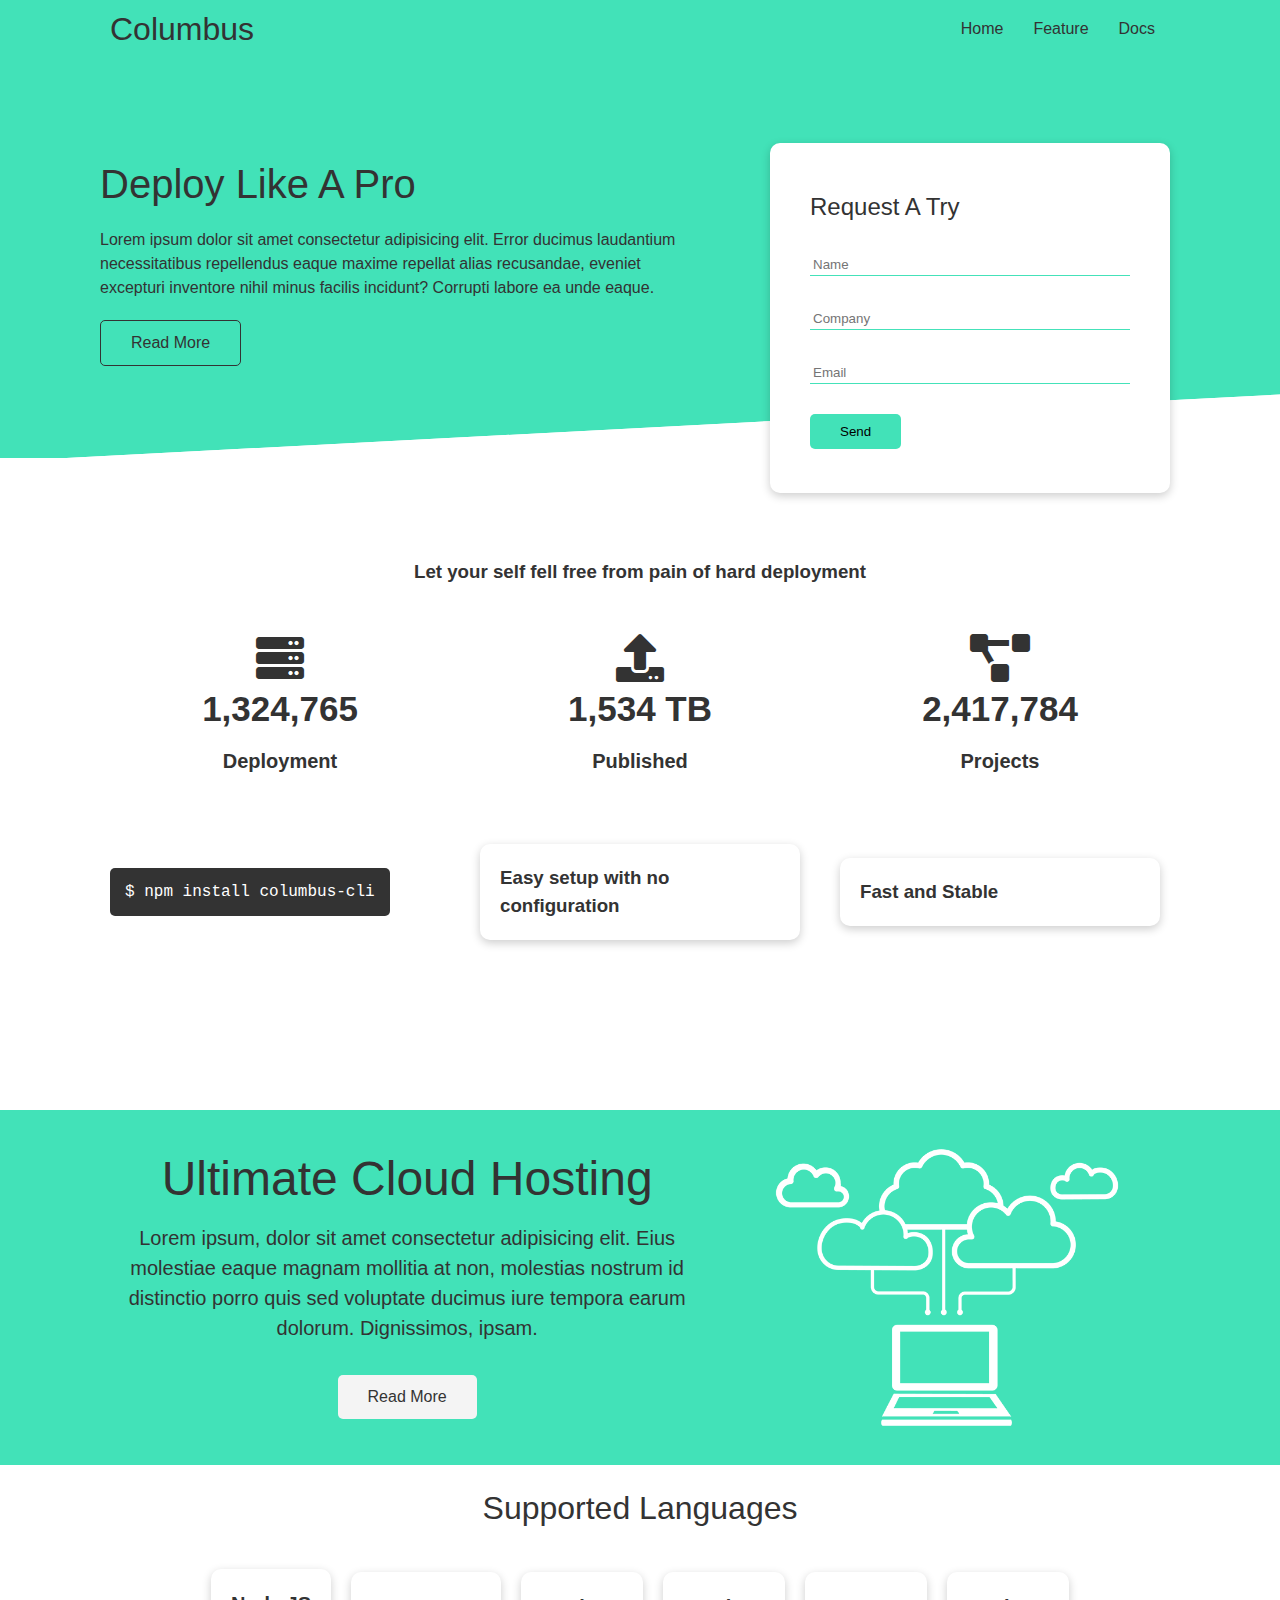
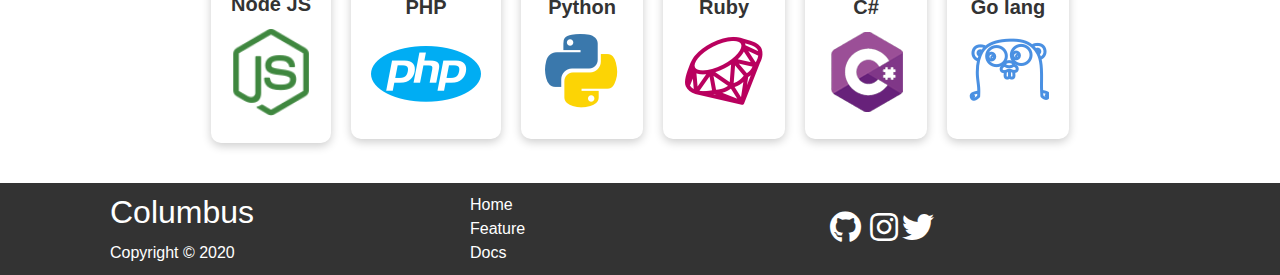
<file: index.html>
<!DOCTYPE html>
<html lang="en">
  <head>
    <meta charset="UTF-8" />
    <meta name="viewport" content="width=device-width, initial-scale=1.0" />
    <title>Columbus</title>
    <link rel="stylesheet" href="style.css" />
    <link rel="stylesheet" href="https://cdnjs.cloudflare.com/ajax/libs/font-awesome/5.15.1/css/all.min.css



    ">
  </head>
  <body>
    <!-- Navbar -->
    <div class="navbar">
      <div class="container flex">
        <h1 class="logo">Columbus</h1>
        <ul>
          <li><a href="index.html">Home</a></li>
          <li><a href="feature.html">Feature</a></li>
          <li><a href="docs.html">Docs</a></li>
        </ul>
      </div>
    </div>

    <!-- Showcase -->
    <section class="showcase">
      <div class="container grid">
        <div class="showcase__text">
          <h1>Deploy Like A Pro</h1>
          <p>
            Lorem ipsum dolor sit amet consectetur adipisicing elit. Error
            ducimus laudantium necessitatibus repellendus eaque maxime repellat
            alias recusandae, eveniet excepturi inventore nihil minus facilis
            incidunt? Corrupti labore ea unde eaque.
          </p>
          <a href="feature.html" class="btn btn--outline">Read More</a>
        </div>
        <div class="showcase__form card">
          <h2>Request A Try</h2>
          <form action="">
            <div class="form-control">
              <input type="text" name="name" placeholder="Name" />
            <div class="form-control">
              <input type="text" name="company" placeholder="Company" />
            <div class="form-control">
              <input type="email" name="email" placeholder="Email" />
            </div>
            <input type="submit" value="Send" class="btn btn--primary">
          </form>
        </div>
      </div>
    </section>

    <!-- Stats -->
    <section class="stats">
        <div class="container">
            <h3 class="stats__heading text-center my-1">Let your self fell free from pain of hard deployment</h3>
            <div class="grid grid-3 text-center my-4">
                <div>
                    <i class="fas fa-server fa-3x"></i>
                    <h3>1,324,765</h3>
                    <p class="text--secondary">Deployment</p>
                </div>
                <div>
                    <i class="fas fa-upload fa-3x"></i>
                    <h3>1,534 TB</h3>
                    <p class="text--secondary">Published</p>
                </div> 
                <div>
                    <i class="fas fa-project-diagram fa-3x"></i>
                    <h3>2,417,784</h3>
                    <p class="text--secondary">Projects</p>
                </div> 
            </div>
        </div>
    </section>

    <!-- CLI -->
    <section class="cli">
        <div class="container grid">
          <pre><code>$ npm install columbus-cli</code></pre>
            <div class="card">
            <h3>Easy setup with no configuration</h3>
        </div>
            <div class="card">
                <h3>Fast and Stable</h3>
            </div>
        </div>
    </section>

    <!-- Cloud -->
    <section class="cloud bg-primary my-2 py-2">
        <div class="container grid">
            <div class="text-center">

                <h2 class="lg">Ultimate Cloud Hosting</h2>
                <p class="lead my-1">Lorem ipsum, dolor sit amet consectetur adipisicing elit. Eius molestiae eaque magnam mollitia at non, molestias nostrum id distinctio porro quis sed voluptate ducimus iure tempora earum dolorum. Dignissimos, ipsam.</p>
                <a href="features.html" class="btn btn-light my-1">Read More</a>
            </div>
            <img src="images/cloud.png" alt="">
        </div>
    </section>

    <!-- LANGUAGES -->
    <section class="languages">
        <h2 class="md text-center my-2">Supported Languages</h2>
        <div class="container flex">
            <div class="card">
                <h4>Node JS</h4>
                <img src="./images//logos/node.png" alt="">
            </div>
            <div class="card">
                <h4>PHP</h4>
                <img src="./images//logos/php.png" alt="">
            </div>
            <div class="card">
                <h4>Python</h4>
                <img src="./images//logos/python.png" alt="">
            </div>
            <div class="card">
                <h4>Ruby</h4>
                <img src="./images//logos/ruby.png" alt="">
            </div>
            <div class="card">
                <h4>C#</h4>
                <img src="./images/logos/csharp.png" alt="">
            </div>
            <div class="card">
                <h4>Go lang</h4>
                <img src="./images/logos/go.png" alt="">
            </div>

        </div>
    </section>

    <!-- Footer -->
    <footer class="footer bg-dark">
        <div class="container grid grid-3">
            <div>
                <h1>Columbus</h1>
                <p>Copyright &copy; 2020</p>
            </div>
            <nav>
                <ul>
                    <li><a href="index.html">Home</a></li>
                    <li><a href="index.html">Feature</a></li>
                    <li><a href="index.html">Docs</a></li>
                </ul>
            </nav>
            <div class="social">
                <a href=""><i class="fab fa-github fa-2x"></i></a>
                <a href=""><i class="fab fa-facebok fa-2x"></i></a>
                <a href=""><i class="fab fa-instagram fa-2x"></i></a>
                <a href=""><i class="fab fa-twitter fa-2x"></i></a>
            </div>
        </div>
    </footer>
  </body>
</html>
</file>
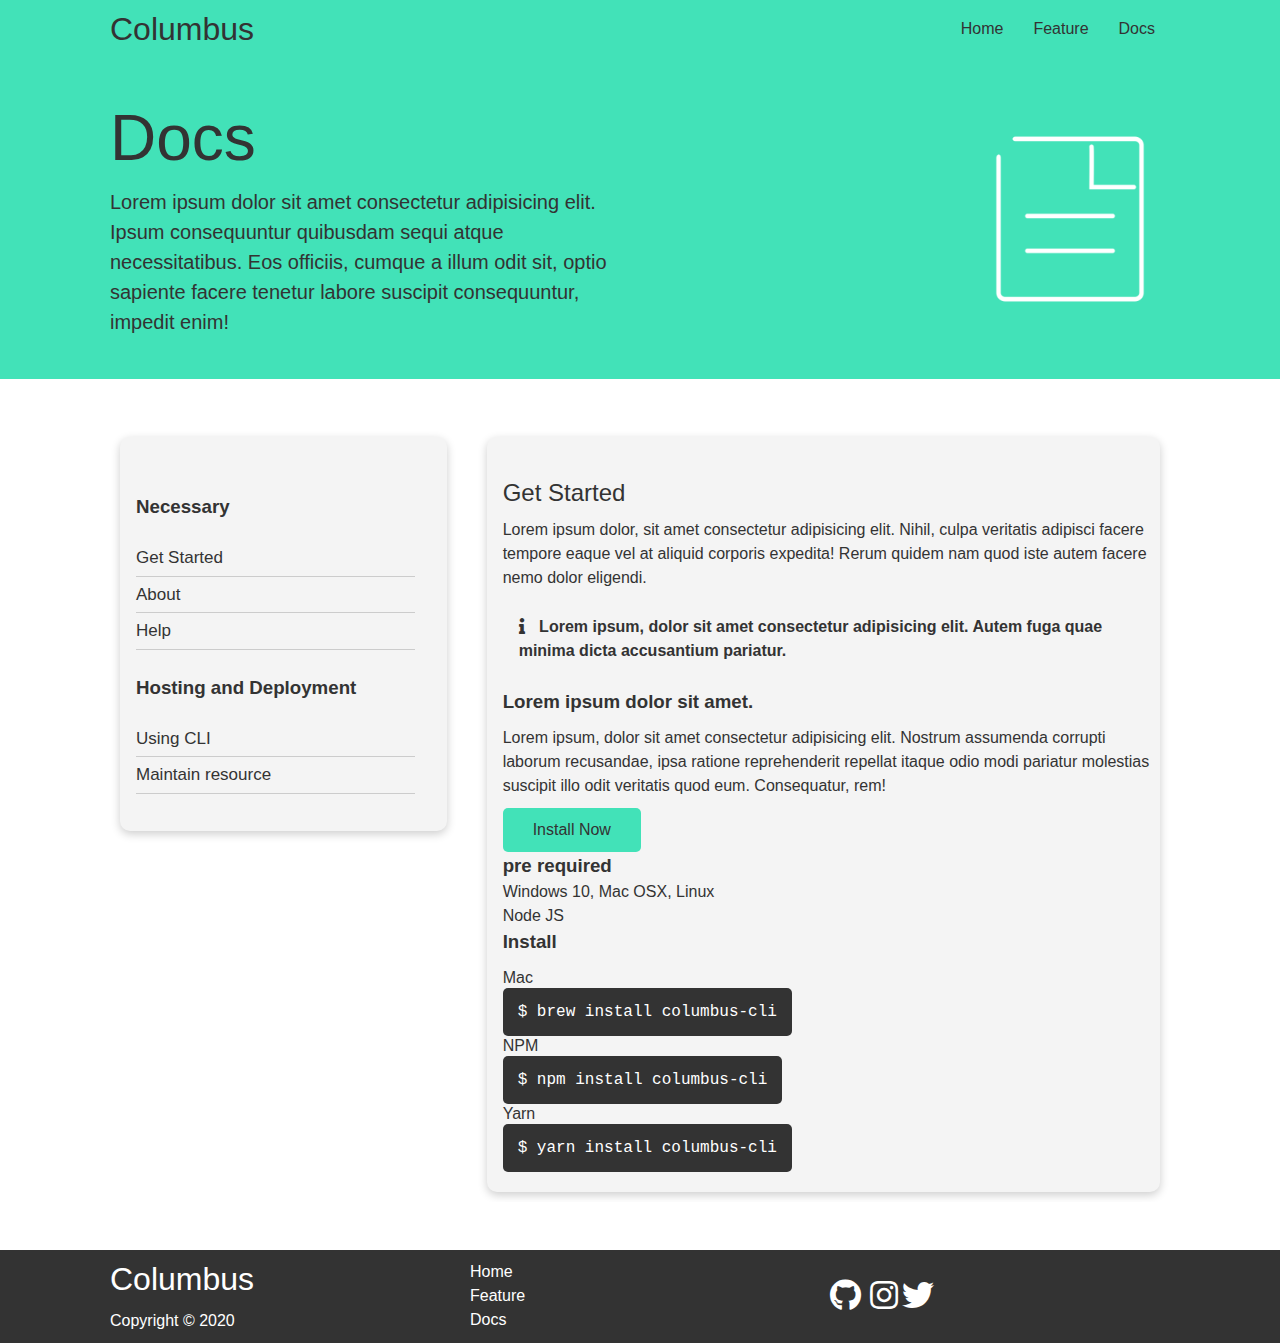
<file: docs.html>
<!DOCTYPE html>
<html lang="en">
  <head>
    <meta charset="UTF-8" />
    <meta name="viewport" content="width=device-width, initial-scale=1.0" />
    <title>Columbus</title>
    <link rel="stylesheet" href="style.css" />
    <link
      rel="stylesheet"
      href="https://cdnjs.cloudflare.com/ajax/libs/font-awesome/5.15.1/css/all.min.css



    "
    />
  </head>
  <body>
    <!-- Navbar -->
    <div class="navbar">
      <div class="container flex">
        <h1 class="logo">Columbus</h1>
        <ul>
          <li><a href="index.html">Home</a></li>
          <li><a href="feature.html">Feature</a></li>
          <li><a href="docs.html">Docs</a></li>
        </ul>
      </div>
    </div>

    <!-- Head -->
    <section class="docs-head bg-primary py-3">
      <div class="container grid">
        <div>
          <h1 class="xl">Docs</h1>
          <p class="lead">
            Lorem ipsum dolor sit amet consectetur adipisicing elit. Ipsum
            consequuntur quibusdam sequi atque necessitatibus. Eos officiis,
            cumque a illum odit sit, optio sapiente facere tenetur labore
            suscipit consequuntur, impedit enim!
          </p>
        </div>
        <img src="./images/docs.png" alt="" />
      </div>
    </section>

    <!-- Docs main -->
    <section class="docs-main my-4">
      <div class="container grid">
        <div class="card bg-light p-3">
          <h3 class="my-2">Necessary</h3>
          <nav>
            <ul>
              <li><a href="#">Get Started</a></li>
              <li><a href="#">About</a></li>
              <li><a href="#">Help</a></li>
            </ul>
          </nav>

          <h3 class="my-2">Hosting and Deployment</h3>
          <nav>
            <ul>
              <li><a href="#">Using CLI</a></li>
              <li><a href="#">Maintain resource</a></li>
            </ul>
          </nav>
        </div>
        <div class="card bg-light py-3">
          <h2>Get Started</h2>
          <p class="">
            Lorem ipsum dolor, sit amet consectetur adipisicing elit. Nihil,
            culpa veritatis adipisci facere tempore eaque vel at aliquid
            corporis expedita! Rerum quidem nam quod iste autem facere nemo
            dolor eligendi.
          </p>
          <div class="alert alert--succces">
            <i class="fas fa-info"></i> Lorem ipsum, dolor sit amet consectetur
            adipisicing elit. Autem fuga quae minima dicta accusantium pariatur.
          </div>
          <h3>Lorem ipsum dolor sit amet.</h3>
          <p>
            Lorem ipsum, dolor sit amet consectetur adipisicing elit. Nostrum
            assumenda corrupti laborum recusandae, ipsa ratione reprehenderit
            repellat itaque odio modi pariatur molestias suscipit illo odit
            veritatis quod eum. Consequatur, rem!
          </p>
          <a href="#" class="btn">Install Now</a>
          <h3>pre required</h3>
          <ul>
            <li>Windows 10, Mac OSX, Linux</li>
            <li>Node JS</li>
          </ul>
          <h3>Install</h3>
          <p>Mac</p>
          <pre><code>$ brew install columbus-cli</code></pre>
          <p>NPM</p>
          <pre><code>$ npm install columbus-cli</code></pre>
          <p>Yarn</p>
          <pre><code>$ yarn install columbus-cli</code></pre>
        </div>
      </div>
    </section>

    <!-- Footer -->
    <footer class="footer bg-dark">
      <div class="container grid grid-3">
        <div>
          <h1>Columbus</h1>
          <p>Copyright &copy; 2020</p>
        </div>
        <nav>
          <ul>
            <li><a href="index.html">Home</a></li>
            <li><a href="index.html">Feature</a></li>
            <li><a href="index.html">Docs</a></li>
          </ul>
        </nav>
        <div class="social">
          <a href=""><i class="fab fa-github fa-2x"></i></a>
          <a href=""><i class="fab fa-facebok fa-2x"></i></a>
          <a href=""><i class="fab fa-instagram fa-2x"></i></a>
          <a href=""><i class="fab fa-twitter fa-2x"></i></a>
        </div>
      </div>
    </footer>
  </body>
</html>
</file>
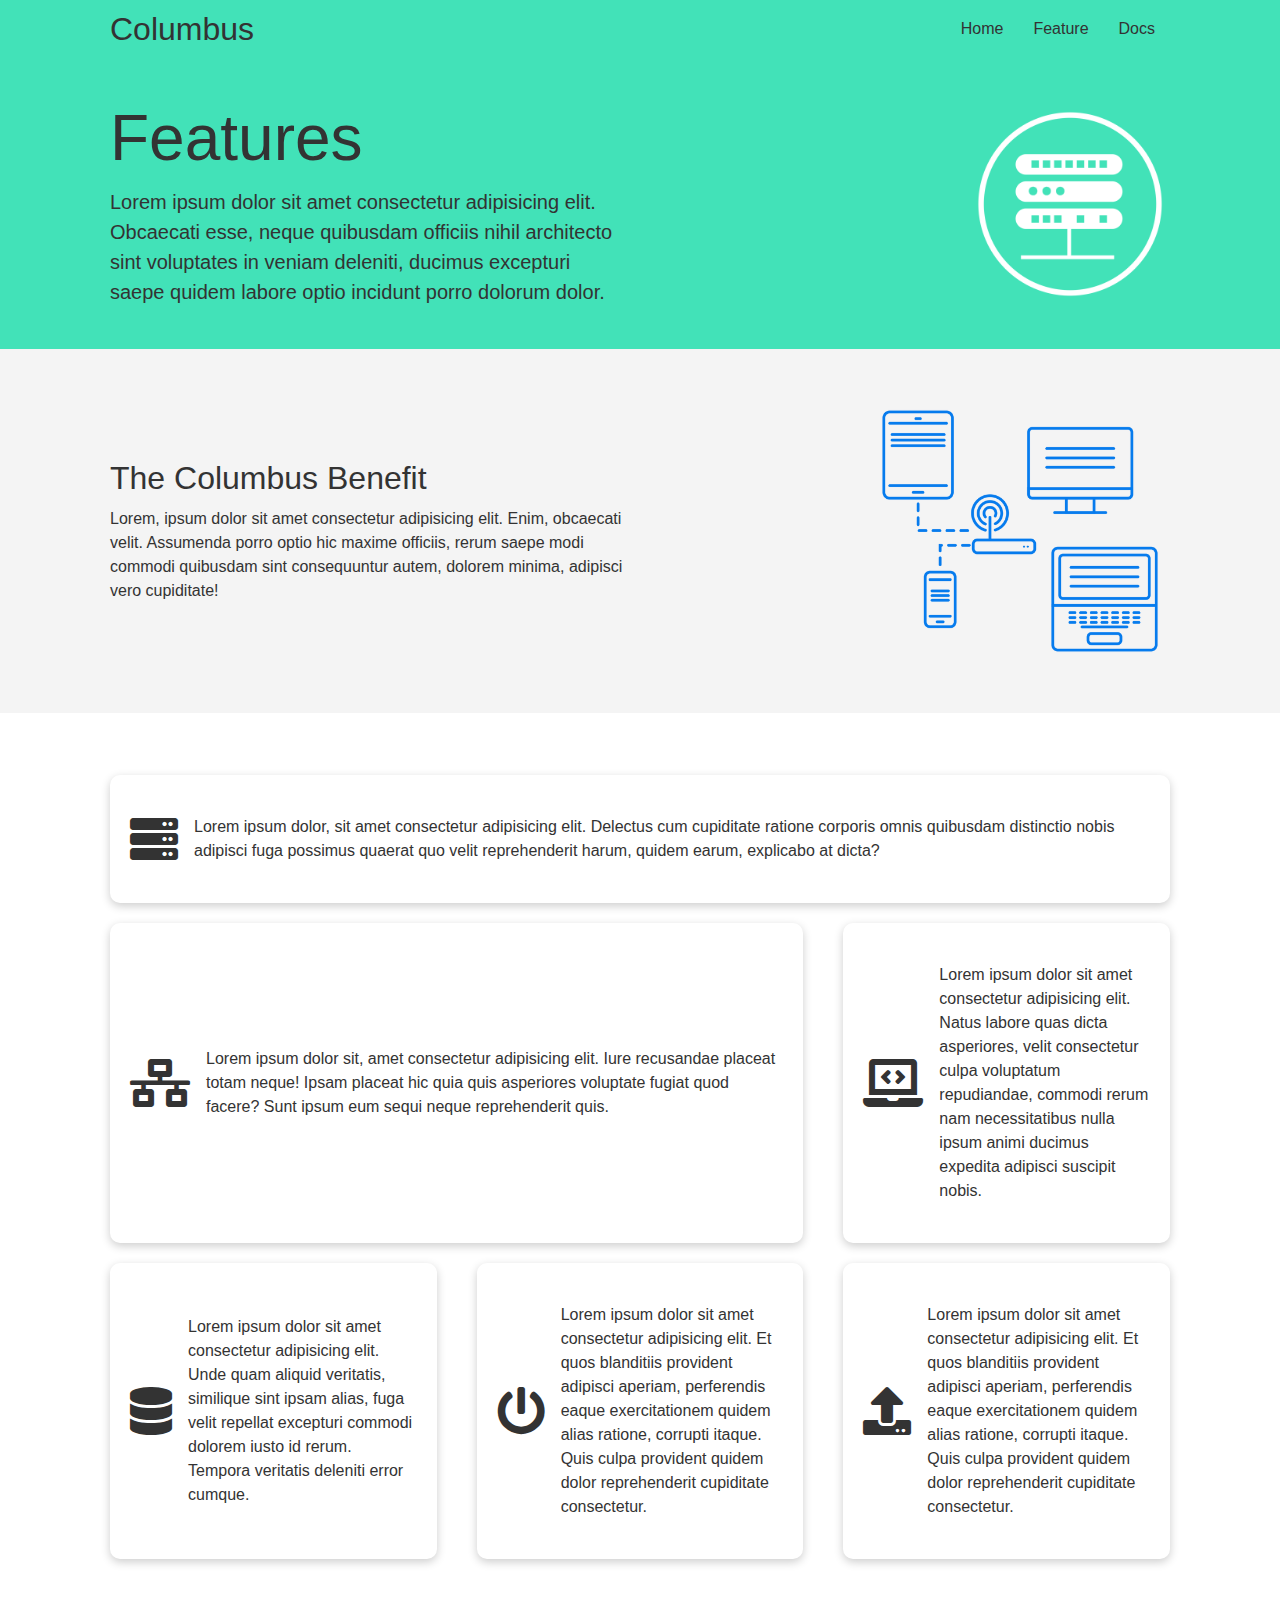
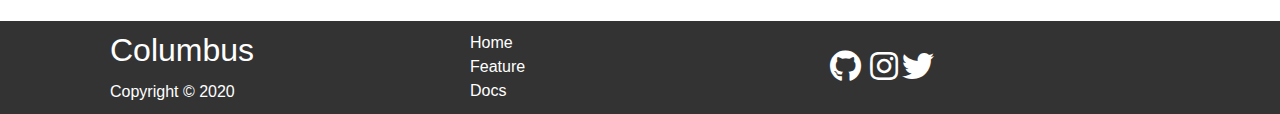
<file: feature.html>
<!DOCTYPE html>
<html lang="en">
  <head>
    <meta charset="UTF-8" />
    <meta name="viewport" content="width=device-width, initial-scale=1.0" />
    <title>Columbus</title>
    <link rel="stylesheet" href="style.css" />
    <link
      rel="stylesheet"
      href="https://cdnjs.cloudflare.com/ajax/libs/font-awesome/5.15.1/css/all.min.css



    "
    />
  </head>
  <body>
    <!-- Navbar -->
    <div class="navbar">
      <div class="container flex">
        <h1 class="logo">Columbus</h1>
        <ul>
          <li><a href="index.html">Home</a></li>
          <li><a href="feature.html">Feature</a></li>
          <li><a href="docs.html">Docs</a></li>
        </ul>
      </div>
    </div>

    <!-- Head -->
    <section class="features-head bg-primary py-3">
      <div class="container grid">
        <div>
          <h1 class="xl">Features</h1>
          <p class="lead">
            Lorem ipsum dolor sit amet consectetur adipisicing elit. Obcaecati
            esse, neque quibusdam officiis nihil architecto sint voluptates in
            veniam deleniti, ducimus excepturi saepe quidem labore optio
            incidunt porro dolorum dolor.
          </p>
        </div>
        <img src="./images/server.png" alt="" />
      </div>
    </section>

    <!-- Subhead -->
    <section class="features-subhead bg-light py-3">
      <div class="container grid">
        <div>
          <h1 class="md">The Columbus Benefit</h1>
          <p>
            Lorem, ipsum dolor sit amet consectetur adipisicing elit. Enim,
            obcaecati velit. Assumenda porro optio hic maxime officiis, rerum
            saepe modi commodi quibusdam sint consequuntur autem, dolorem
            minima, adipisci vero cupiditate!
          </p>
        </div>
        <img src="./images/server2.png" alt="" />
      </div>
    </section>

    <!-- Main -->
    <section class="features-main my-3">
      <div class="container grid grid-3">
        <div class="card flex">
          <i class="fas fa-server fa-3x"></i>
          <p>
            Lorem ipsum dolor, sit amet consectetur adipisicing elit. Delectus
            cum cupiditate ratione corporis omnis quibusdam distinctio nobis
            adipisci fuga possimus quaerat quo velit reprehenderit harum, quidem
            earum, explicabo at dicta?
          </p>
        </div>
        <div class="card flex">
          <i class="fas fa-network-wired fa-3x"></i>
          <p>
            Lorem ipsum dolor sit, amet consectetur adipisicing elit. Iure
            recusandae placeat totam neque! Ipsam placeat hic quia quis
            asperiores voluptate fugiat quod facere? Sunt ipsum eum sequi neque
            reprehenderit quis.
          </p>
        </div>
        <div class="card flex">
          <i class="fas fa-laptop-code fa-3x"></i>
          <p>
            Lorem ipsum dolor sit amet consectetur adipisicing elit. Natus
            labore quas dicta asperiores, velit consectetur culpa voluptatum
            repudiandae, commodi rerum nam necessitatibus nulla ipsum animi
            ducimus expedita adipisci suscipit nobis.
          </p>
        </div>
        <div class="card flex">
          <i class="fas fa-database fa-3x"></i>
          <p>
            Lorem ipsum dolor sit amet consectetur adipisicing elit. Unde quam
            aliquid veritatis, similique sint ipsam alias, fuga velit repellat
            excepturi commodi dolorem iusto id rerum. Tempora veritatis deleniti
            error cumque.
          </p>
        </div>
        <div class="card flex">
          <i class="fas fa-power-off fa-3x"></i>
          <p>
            Lorem ipsum dolor sit amet consectetur adipisicing elit. Et quos
            blanditiis provident adipisci aperiam, perferendis eaque
            exercitationem quidem alias ratione, corrupti itaque. Quis culpa
            provident quidem dolor reprehenderit cupiditate consectetur.
          </p>
        </div>
        <div class="card flex">
            <i class="fas fa-upload fa-3x"></i>
            <p>
                Lorem ipsum dolor sit amet consectetur adipisicing elit. Et quos
                blanditiis provident adipisci aperiam, perferendis eaque
                exercitationem quidem alias ratione, corrupti itaque. Quis culpa
                provident quidem dolor reprehenderit cupiditate consectetur.
            </p>
        </div>
    </div>
      </div>
    </section>

    <!-- Footer -->
    <footer class="footer bg-dark">
      <div class="container grid grid-3">
        <div>
          <h1>Columbus</h1>
          <p>Copyright &copy; 2020</p>
        </div>
        <nav>
          <ul>
            <li><a href="index.html">Home</a></li>
            <li><a href="index.html">Feature</a></li>
            <li><a href="index.html">Docs</a></li>
          </ul>
        </nav>
        <div class="social">
          <a href=""><i class="fab fa-github fa-2x"></i></a>
          <a href=""><i class="fab fa-facebok fa-2x"></i></a>
          <a href=""><i class="fab fa-instagram fa-2x"></i></a>
          <a href=""><i class="fab fa-twitter fa-2x"></i></a>
        </div>
      </div>
    </footer>
  </body>
</html>
</file>
<file: style.css>
* {
  margin: 0;
  padding: 0;
  -webkit-box-sizing: border-box;
          box-sizing: border-box;
}

body {
  font-family: "Lato", sans-serif;
  color: #333;
  line-height: 1.5;
  font-size: 16px;
}

ul {
  list-style-type: none;
}

a {
  text-decoration: none;
  color: #333;
}

img {
  width: 100%;
}

h1,
h2 {
  font-weight: 300;
  line-height: 1.2;
  margin: 10px 0;
}

p {
  margin: 10px 0;
}

.lead {
  font-size: 20px;
}

.sm {
  font-size: 1rem;
}

.md {
  font-size: 2rem;
}

.lg {
  font-size: 3rem;
}

.xl {
  font-size: 4rem;
}

.container {
  width: 90%;
  max-width: 1140px;
  overflow: auto;
  padding: 0 40px;
  margin: 0 auto;
}

.flex {
  display: -webkit-box;
  display: -ms-flexbox;
  display: flex;
  -webkit-box-pack: center;
      -ms-flex-pack: center;
          justify-content: center;
  -webkit-box-align: center;
      -ms-flex-align: center;
          align-items: center;
  height: 100%;
}

.grid {
  display: -ms-grid;
  display: grid;
  -ms-grid-columns: (1fr)[2];
      grid-template-columns: repeat(2, 1fr);
  gap: 20px;
  -webkit-box-pack: center;
      -ms-flex-pack: center;
          justify-content: center;
  -webkit-box-align: center;
      -ms-flex-align: center;
          align-items: center;
  height: 100%;
}

.grid-3 {
  -ms-grid-columns: (1fr)[3];
      grid-template-columns: repeat(3, 1fr);
}

.card {
  background-color: #fff;
  border-radius: 10px;
  -webkit-box-shadow: 0 3px 10px rgba(0, 0, 0, 0.2);
          box-shadow: 0 3px 10px rgba(0, 0, 0, 0.2);
  padding: 20px;
  margin: 10px;
}

.btn {
  display: inline-block;
  padding: 10px 30px;
  cursor: pointer;
  background-color: #42e2b8;
  border: none;
  border-radius: 5px;
  -webkit-transition: 0.3s;
  transition: 0.3s;
}

.btn:hover {
  -webkit-transform: scale(0.98);
          transform: scale(0.98);
}

.btn--outline {
  background: transparent;
  border: 1px solid #333;
  color: #333;
}

.bg-primary,
.btn-primary {
  background-color: #42e2b8;
}

.bg-secondary,
.btn-secondary {
  background-color: #278b71;
}

.bg-dark,
.btn-dark {
  background-color: #333;
}

.bg-light,
.btn-light {
  background-color: #f4f4f4;
}

.text-center {
  text-align: center;
}

.my-1 {
  margin: 1rem 0;
}

.my-2 {
  margin: 1.5rem 0;
}

.my-3 {
  margin: 2rem 0;
}

.my-4 {
  margin: 3rem 0;
}

.my-5 {
  margin: 4rem 0;
}

.m-1 {
  margin: 1rem;
}

.m-2 {
  margin: 1.5rem;
}

.m-3 {
  margin: 2rem;
}

.m-4 {
  margin: 3rem;
}

.m-5 {
  margin: 4rem;
}

.py-1 {
  padding: 1rem 0;
}

.py-2 {
  padding: 1.5rem 0;
}

.py-3 {
  padding: 2rem 0;
}

.py-4 {
  padding: 3rem 0;
}

.py-5 {
  padding: 4rem 0;
}

.p-1 {
  padding: 1rem;
}

.p-2 {
  padding: 1.5rem;
}

.p-3 {
  padding: 2rem;
}

.p-4 {
  padding: 3rem;
}

.p-5 {
  padding: 4rem;
}

.alert {
  background-color: #f4f4f4;
  padding: 10px 20px;
  font-weight: bold;
  margin: 15px 0;
}

.alert--success {
  background-color: #249c24;
}

.alert--error {
  background-color: #e20f0f;
}

.alert i {
  margin-right: 10px;
}

.navbar {
  background-color: #42e2b8;
}

.navbar .flex {
  -webkit-box-pack: justify;
      -ms-flex-pack: justify;
          justify-content: space-between;
}

.navbar ul {
  display: -webkit-box;
  display: -ms-flexbox;
  display: flex;
}

.navbar a {
  padding: 10px;
  margin: 0 5px;
  color: #333;
}

.navbar a:hover {
  border-bottom: 2px #fff solid;
}

.showcase {
  height: 400px;
  background-color: #42e2b8;
  color: #333;
  position: relative;
}

.showcase::before, .showcase::after {
  content: "";
  position: absolute;
  height: 100px;
  bottom: -70px;
  right: 0;
  left: 0;
  -webkit-transform: skewY(-3deg);
          transform: skewY(-3deg);
  background-color: #fff;
}

.showcase__text {
  -webkit-animation: slideInFromLeft 1s ease-in;
          animation: slideInFromLeft 1s ease-in;
}

.showcase h1 {
  font-size: 40px;
}

.showcase p {
  margin: 20px 0;
}

.showcase .grid {
  -ms-grid-columns: 55% 45%;
      grid-template-columns: 55% 45%;
  overflow: visible;
}

.showcase__form {
  position: relative;
  top: 60px;
  height: 350px;
  width: 400px;
  padding: 40px;
  z-index: 100;
  justify-self: flex-end;
  -webkit-animation: slideInFromRight 1s ease-in;
          animation: slideInFromRight 1s ease-in;
}

.showcase__form .form-control {
  margin: 30px 0;
}

.showcase__form .form-control input[type="text"],
.showcase__form .form-control input[type="email"] {
  width: 100%;
  border: none;
  border-bottom: 1px solid #44e2b9;
  padding: 3px;
}

.showcase__form .form-control input[type="text"]:focus,
.showcase__form .form-control input[type="email"]:focus {
  outline: none;
}

.stats {
  padding-top: 100px;
}

.stats__heading {
  max-width: 500px;
  margin: 0 auto;
}

.stats .grid h3 {
  font-size: 35px;
}

.stats .grid p {
  font-size: 20px;
  font-weight: bold;
}

.cli .grid {
  -ms-grid-columns: (1fr)[3];
      grid-template-columns: repeat(3, 1fr);
  -ms-grid-rows: (1fr)[2];
      grid-template-rows: repeat(2, 1fr);
}

.cli img {
  -ms-grid-column: 1;
  -ms-grid-column-span: 2;
  grid-column: 1 / span 2;
  -ms-grid-row: 1;
  -ms-grid-row-span: 2;
  grid-row: 1 / span 2;
}

.cloud .grid {
  -ms-grid-columns: 4fr 3fr;
      grid-template-columns: 4fr 3fr;
}

.languages .flex {
  -ms-flex-wrap: wrap;
      flex-wrap: wrap;
}

.languages .flex .card {
  text-align: center;
  margin: 18px 10px 40px;
  -webkit-transition: 0.3s ease;
  transition: 0.3s ease;
}

.languages .flex .card:hover {
  -webkit-transform: translateY(-15px);
          transform: translateY(-15px);
}

.languages .flex .card h4 {
  font-size: 20px;
  margin-bottom: 10px;
}

.features-head {
  margin-bottom: 0;
}

.features-head .md {
  margin-top: 0;
}

.features-head img {
  width: 200px;
  justify-self: flex-end;
}

.features-subhead img {
  width: 300px;
  justify-self: flex-end;
}

.features-main .grid {
  padding: 30px;
}

.features-main .grid > *:first-child {
  -ms-grid-column: 1;
  -ms-grid-column-span: 3;
  grid-column: 1 / span 3;
}

.features-main .grid > *:nth-child(2) {
  -ms-grid-column: 1;
  -ms-grid-column-span: 2;
  grid-column: 1 / span 2;
}

.features-main .grid p {
  padding-left: 1rem;
}

.docs-head {
  margin-bottom: 0;
}

.docs-head .md {
  margin-top: 0;
}

.docs-head img {
  width: 200px;
  justify-self: flex-end;
}

.docs-main .grid {
  -ms-grid-columns: 1fr 2fr;
      grid-template-columns: 1fr 2fr;
  -webkit-box-align: start;
      -ms-flex-align: start;
          align-items: flex-start;
}

.docs-main .grid div {
  padding-left: 1rem;
}

.docs-main nav li {
  font-size: 17px;
  padding-bottom: 5px;
  margin-bottom: 5px;
  border-bottom: 1px solid #ccc;
}

.docs-main a:hover {
  font-weight: bold;
}

pre code {
  background-color: #333;
  color: #fff;
  padding: 15px;
  border-radius: 5px;
}

.footer {
  color: #fff;
}

.footer a {
  color: #fff;
}

@-webkit-keyframes slideInFromLeft {
  from {
    -webkit-transform: translate(-100%);
            transform: translate(-100%);
  }
  to {
    -webkit-transform: translate(0);
            transform: translate(0);
  }
}

@keyframes slideInFromLeft {
  from {
    -webkit-transform: translate(-100%);
            transform: translate(-100%);
  }
  to {
    -webkit-transform: translate(0);
            transform: translate(0);
  }
}

@-webkit-keyframes slideInFromRight {
  from {
    -webkit-transform: translate(100%);
            transform: translate(100%);
  }
  to {
    -webkit-transform: translate(0);
            transform: translate(0);
  }
}

@keyframes slideInFromRight {
  from {
    -webkit-transform: translate(100%);
            transform: translate(100%);
  }
  to {
    -webkit-transform: translate(0);
            transform: translate(0);
  }
}

@-webkit-keyframes slideInFromTop {
  from {
    -webkit-transform: translateY(-100%);
            transform: translateY(-100%);
  }
  to {
    -webkit-transform: translateY(0);
            transform: translateY(0);
  }
}

@keyframes slideInFromTop {
  from {
    -webkit-transform: translateY(-100%);
            transform: translateY(-100%);
  }
  to {
    -webkit-transform: translateY(0);
            transform: translateY(0);
  }
}

@-webkit-keyframes slideInFromBottom {
  from {
    -webkit-transform: translateY(100%);
            transform: translateY(100%);
  }
  to {
    -webkit-transform: translateY(0);
            transform: translateY(0);
  }
}

@keyframes slideInFromBottom {
  from {
    -webkit-transform: translateY(100%);
            transform: translateY(100%);
  }
  to {
    -webkit-transform: translateY(0);
            transform: translateY(0);
  }
}

@media (max-width: 768px) {
  .grid,
  .showcase .grid,
  .stats .grid,
  .cli .grid,
  .cloud .grid,
  .features-main .grid,
  .docs-main .grid {
    -ms-grid-columns: 1fr;
        grid-template-columns: 1fr;
    -ms-grid-rows: 1fr;
        grid-template-rows: 1fr;
  }
  .showcase {
    height: auto;
  }
  .showcase__text {
    text-align: center;
    margin-top: 40px;
    -webkit-animation: slideInFromTop 1s ease-in;
            animation: slideInFromTop 1s ease-in;
  }
  .showcase__form {
    -ms-grid-column-align: center;
        justify-self: center;
    margin: auto;
    -webkit-animation: slideInFromBottom 1s ease-in;
            animation: slideInFromBottom 1s ease-in;
  }
  .cli img {
    -ms-grid-column: 1;
    grid-column: 1;
    -ms-grid-row: 1;
    grid-row: 1;
  }
  .features-head,
  .features-subhead,
  .docs-head {
    text-align: center;
  }
  .features-head img,
  .features-subhead img,
  .docs-head img {
    -ms-grid-column-align: center;
        justify-self: center;
  }
  .features-main .grid > *:first-child .features-main .grid > *:nth-child(2) {
    display: none;
  }
}

@media (max-width: 768px) and (max-width: 500px) {
  .navbar {
    height: 110px;
  }
  .navbar .flex {
    -webkit-box-orient: vertical;
    -webkit-box-direction: normal;
        -ms-flex-direction: column;
            flex-direction: column;
  }
  .navbar .flex ul {
    padding: 10px;
  }
}
/*# sourceMappingURL=style.css.map */
</file>
